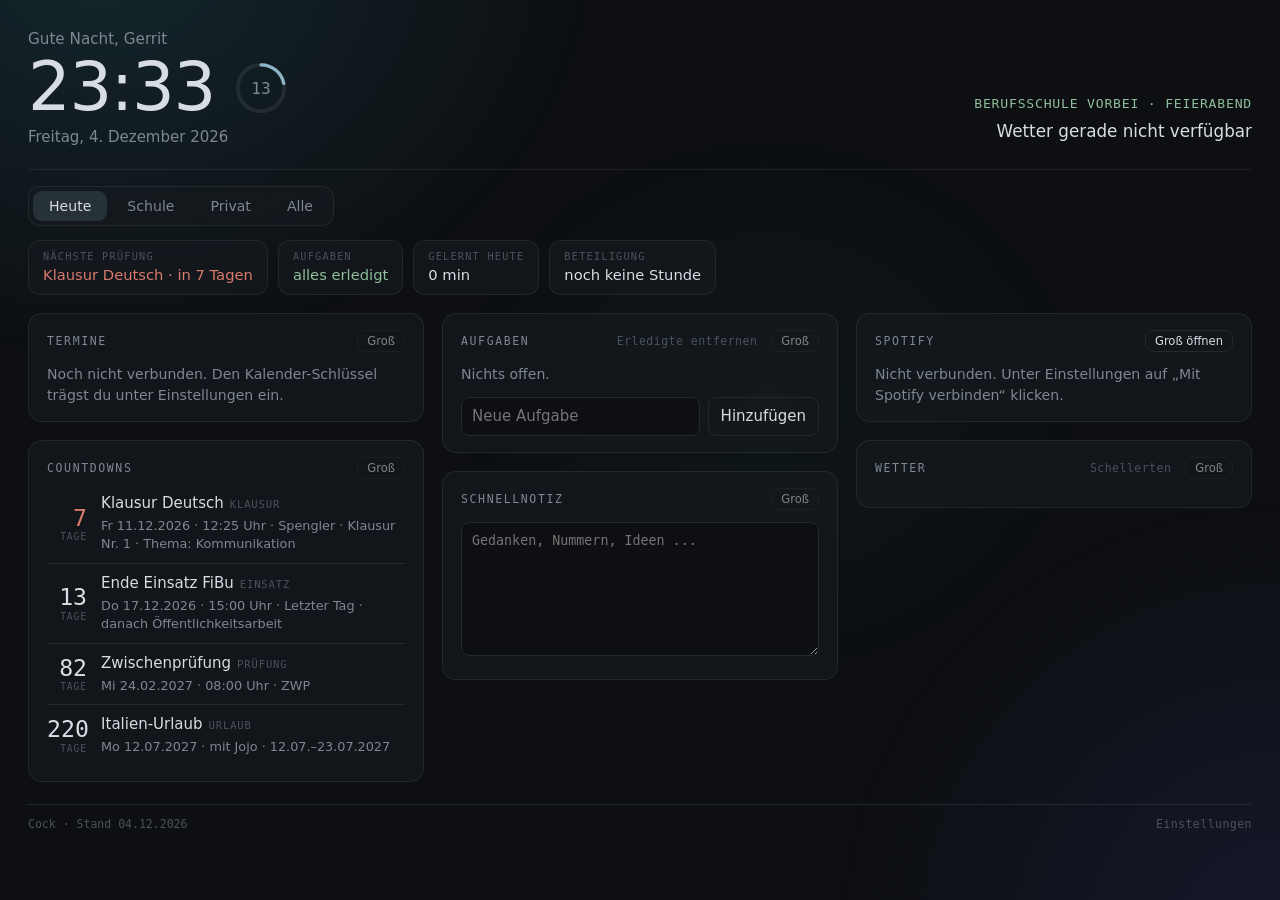
<file: index.html>
<!doctype html>
<html lang="de">
<head>
<meta charset="utf-8">
<meta name="viewport" content="width=device-width,initial-scale=1,viewport-fit=cover">
<title>Cock</title>
<meta name="theme-color" content="#0d0f12">
<meta name="apple-mobile-web-app-capable" content="yes">
<meta name="apple-mobile-web-app-title" content="Cock">
<meta name="apple-mobile-web-app-status-bar-style" content="black-translucent">
<link rel="manifest" href="manifest.webmanifest">
<link rel="icon" href="icon-192.png">
<link rel="apple-touch-icon" href="apple-touch-icon.png">
<link rel="stylesheet" href="style.css?v=16">
</head>
<body>
<main class="wrap">

  <header class="head">
    <div class="now">
      <p class="greet" id="greet">Guten Tag</p>
      <p class="clock" id="clock">--:--</p>
      <p class="date" id="date">--</p>
    </div>
    <div class="headside">
      <p class="status" id="status">--</p>
      <p class="wxnow" id="wxnow">Wetter wird geladen</p>
      <p class="drive" id="drive"></p>
    </div>
  </header>

  <nav class="tabs" id="tabs" role="tablist" aria-label="Bereiche">
    <button type="button" role="tab" data-tab="heute">Heute</button>
    <button type="button" role="tab" data-tab="schule">Schule</button>
    <button type="button" role="tab" data-tab="privat">Privat</button>
    <button type="button" role="tab" data-tab="alle">Alle</button>
  </nav>

  <div class="today" id="todayBar" aria-label="Heute auf einen Blick"></div>

  <div class="grid" id="grid">

    <div class="col">
      <section class="card" data-id="countdowns">
        <h2>Countdowns</h2>
        <ul class="cd" id="countdowns"></ul>
      </section>

      <section class="card" data-id="lernplan">
        <h2>Lernplan <span class="hint">Stunden aus dem Lern-Timer</span></h2>
        <ul class="plan" id="plan"></ul>
      </section>

      <section class="card" data-id="ausbildung">
        <h2>Ausbildung</h2>
        <dl class="kv">
          <dt>Einsatz</dt><dd id="deptName">--</dd>
          <dt>Fortschritt</dt><dd class="ringrow"><span id="deptRing"></span><span class="sub" id="deptMeta">--</span></dd>
          <dt>Danach</dt><dd id="deptNext">--</dd>
          <dt>Schule</dt><dd id="school">--</dd>
          <dt>Nächste Prüfung</dt><dd id="nextExam">--</dd>
        </dl>
      </section>

      <section class="card" data-id="noten">
        <h2>Noten <span class="hint" id="gradeGoal"></span></h2>
        <p class="savebig"><b id="gradeAvg">--</b> <span class="sub" id="gradeMeta">Noch keine Noten</span></p>
        <ul class="bysub" id="gradeBySub"></ul>
        <ul class="gradelist" id="gradeList"></ul>
        <form class="addrow" id="gradeForm">
          <input id="gradeSubject" type="text" list="subjectList" placeholder="Fach" autocomplete="off" aria-label="Fach">
          <input id="gradeValue" type="number" step="0.1" min="1" max="6" placeholder="Note" aria-label="Note" class="narrow">
          <button class="btn" type="submit">Eintragen</button>
        </form>
        <datalist id="subjectList"></datalist>
      </section>

      <section class="card" data-id="beteiligung">
        <h2>Beteiligung im Unterricht <span class="hint">Ziel: Einzelstunde 1 · Doppelstunde 3</span></h2>
        <div class="btsum">
          <span id="btRing"></span>
          <div><p class="btday" id="btDay">Heute</p><p class="btbig" id="btSum">--</p><p class="sub" id="btMeta"></p></div>
        </div>
        <ul class="btlist" id="btList"></ul>
        <form class="addrow" id="btForm">
          <input id="btFach" type="text" list="btSubjects" placeholder="Fach der Stunde" autocomplete="off" aria-label="Fach der Stunde">
          <select id="btLen" aria-label="Länge" class="btlen">
            <option value="1">Einzelstunde</option>
            <option value="2">Doppelstunde</option>
          </select>
          <button class="btn" type="submit">Stunde starten</button>
        </form>
        <datalist id="btSubjects"></datalist>
        <div class="stats">
          <div class="statline"><span>Verlauf (Stunden mit Ziel)</span></div>
          <div class="week" id="btBars"></div>
          <div class="statline"><span>Gesamt</span><b id="btTotal">--</b></div>
          <ul class="bysub" id="btBySub"></ul>
        </div>
      </section>
    </div>

    <div class="col">
      <section class="card" data-id="termine">
        <h2>Termine <span class="hint" id="calHint"></span></h2>
        <div id="calendar"></div>
      </section>

      <section class="card" data-id="aufgaben">
        <h2>Aufgaben <button class="link" id="clearDone" type="button">Erledigte entfernen</button></h2>
        <ul class="tasks" id="tasks"></ul>
        <form class="addrow" id="taskForm">
          <input id="taskInput" type="text" placeholder="Neue Aufgabe" autocomplete="off" aria-label="Neue Aufgabe">
          <button class="btn" type="submit">Hinzufügen</button>
        </form>
      </section>

      <section class="card" data-id="notiz">
        <h2>Schnellnotiz <span class="hint" id="noteHint"></span></h2>
        <textarea id="note" rows="6" placeholder="Gedanken, Nummern, Ideen ..." aria-label="Schnellnotiz"></textarea>
      </section>

      <section class="card" data-id="serien">
        <h2>Serien <span class="hint">nächste Folgen</span></h2>
        <ul class="series" id="series"></ul>
        <form class="addrow" id="seriesForm">
          <input id="seriesInput" type="text" placeholder="Serie hinzufügen" autocomplete="off" aria-label="Serie hinzufügen">
          <button class="btn" type="submit">Hinzufügen</button>
        </form>
      </section>

      <section class="card" data-id="mac">
        <h2>Mac-Nutzung <span class="hint" id="macHint"></span></h2>
        <div id="macStats"></div>
      </section>
    </div>

    <div class="col">
      <section class="card" data-id="spotify">
        <h2>Spotify <span class="hint"><span id="spHint"></span> <button class="btn small" id="spBig" type="button">Groß öffnen</button></span></h2>
        <div id="spotify"></div>
      </section>

      <section class="card" data-id="wetter">
        <h2>Wetter <span class="hint" id="wxPlace"></span></h2>
        <div class="wxdays" id="wxdays"></div>
      </section>

      <section class="card" data-id="timer">
        <h2>Lern-Timer</h2>
        <div class="timer">
          <p class="ttime" id="tTime">25:00</p>
          <p class="sub" id="tPhase">Bereit</p>
        </div>
        <div class="trow">
          <select id="tSubject" aria-label="Fach"></select>
          <select id="tLen" aria-label="Dauer">
            <option value="25">25 min</option>
            <option value="45">45 min</option>
            <option value="60">60 min</option>
            <option value="5">Pause 5 min</option>
            <option value="custom">Eigene Zeit</option>
          </select>
        </div>
        <div class="trow" id="tCustom" hidden>
          <input type="number" id="tMin" min="1" max="480" step="1" inputmode="numeric" placeholder="Minuten" aria-label="Eigene Dauer in Minuten">
          <select id="tKind" aria-label="Art">
            <option value="lern">Lernen</option>
            <option value="pause">Pause</option>
          </select>
        </div>
        <div class="trow">
          <button class="btn primary" id="tStart" type="button">Start</button>
          <button class="btn" id="tStop" type="button">Beenden</button>
        </div>
        <div class="stats">
          <div class="statline"><span>Heute</span><b id="sToday">0 min</b></div>
          <div class="statline"><span>Diese Woche</span><b id="sWeek">0 min</b></div>
          <div class="week" id="sBars"></div>
          <ul class="bysub" id="sBySub"></ul>
        </div>
        <button class="btn wide" id="logBtn" type="button">Lernzeit nachtragen</button>
        <form class="goalform" id="logForm" hidden>
          <div class="trow">
            <input id="logDate" type="date" aria-label="Datum">
            <input id="logMin" type="number" inputmode="numeric" min="1" max="720" step="1" placeholder="Minuten" aria-label="Minuten">
          </div>
          <select id="logSub" aria-label="Fach"></select>
          <button class="btn primary" type="submit">Eintragen</button>
          <ul class="gradelist" id="logList"></ul>
        </form>
      </section>

      <section class="card" data-id="sparziele">
        <h2>Sparziele <span class="hint" id="saveTitle"></span></h2>
        <ul class="goals" id="goals"></ul>
        <button class="btn wide" id="newGoalBtn" type="button">Neues Sparziel</button>
        <form class="goalform" id="goalForm" hidden>
          <input id="goalName" type="text" placeholder="Name, z. B. Neues Handy" autocomplete="off" aria-label="Name des Sparziels">
          <div class="trow">
            <input id="goalAmount" type="number" inputmode="decimal" step="0.01" min="1" placeholder="Zielbetrag in €" aria-label="Zielbetrag">
            <input id="goalDate" type="date" aria-label="Frist (optional)" title="Frist (optional)">
          </div>
          <button class="btn primary" type="submit">Anlegen</button>
        </form>
      </section>
    </div>

  </div>

  <footer class="foot">
    <span id="footInfo">Cock</span>
    <button class="link" id="openSettings" type="button">Einstellungen</button>
  </footer>
</main>

<div class="aurora" aria-hidden="true"><i></i><i></i><i></i></div>
<div class="growshade" id="growShade"></div>

<dialog id="spDialog" class="spdlg" aria-label="Spotify">
  <div class="spbig">
    <div class="spleft">
      <img id="bCover" alt="">
      <div class="btitle"><b id="bName">--</b><span id="bArtist"></span></div>
      <div class="bar big"><i id="bBar"></i></div>
      <div class="btime"><span id="bPos">0:00</span><span id="bDev"></span><span id="bDur">0:00</span></div>
      <div class="bctl">
        <button class="btn" id="bShuffle" type="button" aria-pressed="false">Zufall</button>
        <button class="btn" id="bPrev" type="button">Zurück</button>
        <button class="btn primary" id="bPlay" type="button">Abspielen</button>
        <button class="btn" id="bNext" type="button">Weiter</button>
      </div>
      <p class="sub" id="bMsg"></p>
    </div>
    <div class="spright">
      <div class="sphead">
        <button class="link" id="bBack" type="button" hidden>Zurück zu Playlists</button>
        <h2 id="bListTitle">Deine Playlists</h2>
        <button class="btn" id="bClose" type="button">Schließen</button>
      </div>
      <div class="trow bsort" id="bSortRow" hidden>
        <select id="bSort" aria-label="Sortierung">
          <option value="orig">Reihenfolge der Playlist</option>
          <option value="added">Zuletzt hinzugefügt</option>
          <option value="title">Titel A–Z</option>
          <option value="artist">Künstler A–Z</option>
        </select>
        <button class="btn primary" id="bPlayAll" type="button" hidden>Ganze Playlist abspielen</button>
      </div>
      <ul class="bl" id="bList"></ul>
    </div>
  </div>
</dialog>

<dialog id="settings">
  <form method="dialog" class="dlg">
    <h2>Einstellungen</h2>
    <label>Kalender-Schlüssel
      <input id="calKey" type="password" placeholder="Schlüssel einfügen" autocomplete="off">
    </label>
    <p class="sub">Wird nur auf diesem Mac gespeichert.</p>
    <label>Spotify-Verbindungscode
      <input id="spCode" type="password" placeholder="Code einfügen" autocomplete="off">
    </label>
    <p class="sub"><a href="spotify.html" target="_blank" rel="noopener" class="inlink">Mit Spotify verbinden</a> öffnet die Anmeldung. Den Code, der danach angezeigt wird, hier einfügen.</p>
    <h3>Sicherung</h3>
    <p class="sub">Aufgaben, Lernzeiten, Beteiligung und Sparstand liegen nur auf diesem Mac. Hier kannst du sie sichern oder wiederherstellen.</p>
    <div class="trow">
      <button class="btn" id="exportBtn" type="button">Sicherung herunterladen</button>
      <label class="btn filebtn">Sicherung laden<input id="importFile" type="file" accept="application/json" hidden></label>
    </div>
    <div class="trow end">
      <button class="btn" value="cancel">Schließen</button>
      <button class="btn primary" id="saveSettings" value="ok">Speichern</button>
    </div>
  </form>
</dialog>

<script src="app.js?v=21"></script>
<script src="features.js?v=21"></script>
<script src="beteiligung.js?v=2"></script>
<script src="layout.js?v=16"></script>
</body>
</html>
</file>
<file: style.css>
:root{
  color-scheme:dark;
  --bg:#0d0f12;
  --card:#14171b;
  --line:#23282f;
  --text:#d8dde3;
  --muted:#7e8792;
  --faint:#4a525c;
  --accent:#8db6c6;
  --warn:#d6a45e;
  --crit:#d97a6c;
  --ok:#8fbf9c;
  --sans:-apple-system,BlinkMacSystemFont,"SF Pro Text","Helvetica Neue",system-ui,sans-serif;
  --mono:"SF Mono",ui-monospace,Menlo,monospace;
}
*{box-sizing:border-box}
html,body{margin:0;background:var(--bg);color:var(--text)}
body{font:15px/1.45 var(--sans);-webkit-font-smoothing:antialiased}
p{margin:0}
button,input,select{font:inherit;color:inherit}

.wrap{max-width:1320px;margin:0 auto;padding:28px 28px 20px}

/* Kopf */
.head{display:flex;justify-content:space-between;align-items:flex-end;gap:24px;flex-wrap:wrap;
  padding-bottom:20px;margin-bottom:22px;border-bottom:1px solid var(--line)}
.greet{color:var(--muted);font-size:.95rem}
.clock{font:300 4.2rem/1 var(--sans);letter-spacing:-.02em;font-variant-numeric:tabular-nums;margin:4px 0 6px}
.date{color:var(--muted)}
.headside{text-align:right;display:grid;gap:6px}
.status{font-family:var(--mono);font-size:.82rem;letter-spacing:.06em;text-transform:uppercase;color:var(--accent)}
.status.free{color:var(--ok)}
.wxnow{color:var(--text);font-size:1.05rem}
.drive{color:var(--muted);font-size:.86rem}
.drive.warn{color:var(--warn)}

/* Raster */
.grid{display:grid;grid-template-columns:repeat(3,minmax(0,1fr));gap:18px;align-items:start}
.col{display:grid;gap:18px;min-width:0}
@media (max-width:1050px){.grid{grid-template-columns:repeat(2,minmax(0,1fr))}.col:last-child{grid-column:1/-1;grid-template-columns:repeat(auto-fit,minmax(280px,1fr))}}
@media (max-width:680px){.wrap{padding:20px 16px}.grid{grid-template-columns:1fr}.col:last-child{grid-template-columns:1fr}.clock{font-size:3.2rem}.headside{text-align:left}}

.card{background:var(--card);border:1px solid var(--line);border-radius:12px;padding:16px 18px;min-width:0}
.card h2{display:flex;justify-content:space-between;align-items:baseline;gap:10px;margin:0 0 12px;
  font:500 .72rem/1.2 var(--mono);letter-spacing:.14em;text-transform:uppercase;color:var(--muted)}
.hint{font:400 .72rem var(--mono);letter-spacing:.04em;text-transform:none;color:var(--faint)}
.sub{color:var(--muted);font-size:.84rem}

/* Countdowns */
.cd{list-style:none;margin:0;padding:0}
.cd li{display:grid;grid-template-columns:4.2ch minmax(0,1fr);gap:2px 14px;align-items:center;padding:9px 0;border-top:1px solid var(--line)}
.cd li:first-child{border-top:0;padding-top:2px}
.cd .n{grid-row:span 2;font:500 1.45rem/1 var(--mono);text-align:right;font-variant-numeric:tabular-nums;color:var(--text)}
.cd .n small{display:block;font-size:.6rem;letter-spacing:.1em;color:var(--faint);margin-top:3px}
.cd .t{font-weight:500;min-width:0;overflow-wrap:anywhere}
.cd .t em{font:normal .66rem var(--mono);letter-spacing:.08em;text-transform:uppercase;color:var(--faint);margin-left:6px}
.cd .m{color:var(--muted);font-size:.8rem;min-width:0;overflow-wrap:anywhere}
.cd li.hot .n{color:var(--warn)}
.cd li.crit .n{color:var(--crit)}

/* Schluessel-Wert */
.kv{display:grid;grid-template-columns:auto minmax(0,1fr);gap:9px 16px;margin:0}
.kv dt{color:var(--muted);font-size:.84rem}
.kv dd{margin:0;min-width:0;overflow-wrap:anywhere}

.bar{height:6px;border-radius:3px;background:var(--line);overflow:hidden;margin:6px 0 5px}
.bar i{display:block;height:100%;width:0;background:var(--accent);border-radius:3px;transition:width .6s ease}

/* Kalender */
.calday{font:500 .7rem var(--mono);letter-spacing:.1em;text-transform:uppercase;color:var(--faint);margin:12px 0 4px}
.calday:first-child{margin-top:0}
.ev{display:grid;grid-template-columns:5.4ch minmax(0,1fr);gap:12px;padding:4px 0}
.ev time{font:.84rem var(--mono);color:var(--accent);font-variant-numeric:tabular-nums}
.ev span{min-width:0;overflow-wrap:anywhere}
.ev.past{opacity:.45}
.ev.bday time{color:var(--warn)}
.empty{color:var(--muted);font-size:.88rem}

/* Aufgaben */
.tasks{list-style:none;margin:0;padding:0}
.task{display:grid;grid-template-columns:auto minmax(0,1fr) auto;gap:10px;align-items:center;padding:6px 0;border-top:1px solid var(--line)}
.task:first-child{border-top:0}
.task input{appearance:none;width:17px;height:17px;border:1.5px solid var(--faint);border-radius:5px;margin:0;cursor:pointer;display:grid;place-items:center}
.task input:checked{background:var(--accent);border-color:var(--accent)}
.task input:checked::after{content:"";width:5px;height:9px;border:solid var(--bg);border-width:0 2px 2px 0;transform:rotate(45deg) translate(-1px,-1px)}
.task label{cursor:pointer;overflow-wrap:anywhere}
.task.done label{color:var(--faint);text-decoration:line-through}
.task .x{background:none;border:0;color:var(--faint);cursor:pointer;padding:2px 6px;font-size:1.1rem;line-height:1}
.task .x:hover{color:var(--crit)}

.addrow{display:flex;gap:8px;margin-top:12px;flex-wrap:wrap}
.addrow input{flex:1 1 120px;min-width:0}
textarea{width:100%;resize:vertical;min-height:110px;line-height:1.45}
input[type=text],input[type=number],input[type=url],input[type=password],select,textarea{background:var(--bg);border:1px solid var(--line);border-radius:8px;padding:8px 10px;outline:none}
input:focus,select:focus{border-color:var(--accent)}
.btn{background:transparent;border:1px solid var(--line);border-radius:8px;padding:8px 12px;cursor:pointer;color:var(--text)}
.btn:hover{border-color:var(--faint)}
.btn.primary{background:var(--accent);border-color:var(--accent);color:var(--bg);font-weight:600}
.btn.primary:hover{filter:brightness(1.08)}
.btn:focus-visible,.link:focus-visible{outline:2px solid var(--accent);outline-offset:2px}
.link{background:none;border:0;padding:0;color:var(--faint);cursor:pointer;font:.72rem var(--mono);letter-spacing:.04em;text-transform:none}
.link:hover{color:var(--muted)}

/* Wetter */
.wxdays{display:grid;grid-template-columns:repeat(5,minmax(0,1fr));gap:6px;text-align:center}
.wxd{display:grid;gap:3px;min-width:0}
.wxd b{font:500 .7rem var(--mono);letter-spacing:.08em;color:var(--muted)}
.wxd .c{font-size:.74rem;color:var(--muted);min-height:2.2em;line-height:1.1;overflow-wrap:anywhere}
.wxd .hi{font:1rem var(--mono)}
.wxd .lo{font:.8rem var(--mono);color:var(--faint)}
.wxd .r{font:.72rem var(--mono);color:var(--accent)}
.wxd.wet .r{color:var(--warn)}

/* Timer */
.timer{text-align:center;padding:4px 0 12px}
.ttime{font:300 3rem/1 var(--mono);font-variant-numeric:tabular-nums}
.ttime.brk{color:var(--ok)}
.trow{display:flex;gap:8px;margin-top:8px}
.trow > *{flex:1;min-width:0}
.trow[hidden]{display:none}
.trow.end{justify-content:flex-end}
.trow.end > *{flex:0 0 auto}
.stats{margin-top:14px;padding-top:12px;border-top:1px solid var(--line);display:grid;gap:6px}
.statline{display:flex;justify-content:space-between;font-size:.88rem;color:var(--muted)}
.statline b{font:500 .88rem var(--mono);color:var(--text)}
.week{display:grid;grid-template-columns:repeat(7,1fr);gap:6px;align-items:end;height:64px;margin-top:6px}
.week div{display:grid;grid-template-rows:1fr auto;gap:4px;height:100%;text-align:center}
.week i{align-self:end;display:block;background:var(--line);border-radius:3px;min-height:2px}
.week i.on{background:var(--accent)}
.week span{font:.62rem var(--mono);color:var(--faint)}
.bysub{list-style:none;margin:6px 0 0;padding:0;display:grid;gap:3px}
.bysub li{display:flex;justify-content:space-between;font-size:.82rem;color:var(--muted)}
.bysub li b{font:400 .82rem var(--mono);color:var(--text)}

/* Sparziel */
.savebig b{font:400 1.8rem var(--mono)}

/* Fuss */
.foot{display:flex;justify-content:space-between;margin-top:22px;padding-top:12px;border-top:1px solid var(--line);font:.72rem var(--mono);color:var(--faint)}

/* Dialog */
dialog{background:var(--card);color:var(--text);border:1px solid var(--line);border-radius:14px;padding:0;width:min(460px,calc(100vw - 32px))}
dialog::backdrop{background:rgba(0,0,0,.55)}
.dlg{padding:20px;display:grid;gap:10px}
.dlg h2{margin:0;font:500 .8rem var(--mono);letter-spacing:.14em;text-transform:uppercase;color:var(--muted)}
.dlg h3{margin:10px 0 0;font:500 .72rem var(--mono);letter-spacing:.12em;text-transform:uppercase;color:var(--muted)}
.dlg label{display:grid;gap:6px;font-size:.88rem}
.filebtn{display:flex;align-items:center;justify-content:center;text-align:center}

@media (prefers-reduced-motion:reduce){.bar i{transition:none}}

/* Uhr-Sekunden */
.clock .sec{font-size:.42em;color:var(--faint);margin-left:.18em;letter-spacing:0}

/* Lernplan und Sparziele */
.plan,.goals{list-style:none;margin:0;padding:0;display:grid;gap:14px}
.pt{display:flex;justify-content:space-between;align-items:baseline;gap:10px}
.pn{font-weight:500;min-width:0;overflow-wrap:anywhere}
.pv{font:.82rem var(--mono);color:var(--muted);white-space:nowrap}
.pt .x{background:none;border:0;color:var(--faint);cursor:pointer;padding:0 0 0 4px;font-size:1rem}
.pt .x:hover,.pt .x[data-sure]{color:var(--crit);font-size:.8rem}
.pm{display:flex;justify-content:space-between;align-items:center;gap:10px;flex-wrap:wrap}
.ps{color:var(--muted);font-size:.8rem}
.plan li.behind .ps{color:var(--warn)}
.plan li.behind .bar i{background:var(--warn)}
.pg{display:flex;align-items:center;gap:4px;font-size:.78rem;color:var(--faint)}
.pg input{width:4.2em;padding:3px 6px;font-size:.8rem}
.goal .addrow{margin-top:8px}
.btn.wide{width:100%;margin-top:14px}
.goalform{display:grid;gap:8px;margin-top:10px}
.goalform .trow{margin:0}
input[type=date]{background:var(--bg);border:1px solid var(--line);border-radius:8px;padding:7px 10px;color-scheme:dark;min-width:0}

/* Noten */
.savebig b.good{color:var(--ok)}
.savebig b.bad{color:var(--warn)}
.gradelist{list-style:none;margin:10px 0 0;padding:8px 0 0;border-top:1px solid var(--line);display:grid;gap:2px}
#logList:empty{display:none}
.gradelist li{display:grid;grid-template-columns:minmax(0,1fr) auto auto;gap:10px;align-items:center;font-size:.82rem;color:var(--muted)}
.gradelist b{font:400 .85rem var(--mono);color:var(--text)}
.gradelist .x,.series .x{background:none;border:0;color:var(--faint);cursor:pointer;padding:0 4px}
.gradelist .x:hover,.series .x:hover{color:var(--crit)}
.narrow{flex:0 0 5.5em !important;width:5.5em}

/* Serien */
.series{list-style:none;margin:0;padding:0}
.series li{display:grid;grid-template-columns:minmax(0,1fr) auto auto;gap:10px;align-items:center;padding:7px 0;border-top:1px solid var(--line)}
.series li:first-child{border-top:0;padding-top:0}
.series .sn{display:block;font-weight:500}
.series .sm{display:block;font-size:.78rem;color:var(--muted);overflow-wrap:anywhere}
.series .sd{font:.8rem var(--mono);color:var(--accent);white-space:nowrap}
.series li.soon .sd{color:var(--warn)}
.series li.quiet .sd{color:var(--faint)}

/* Spotify */
.spnow{display:grid;grid-template-columns:auto minmax(0,1fr);gap:14px;align-items:center}
.spnow img{width:64px;height:64px;border-radius:6px;object-fit:cover;display:block}
.spnow .empty{grid-column:1/-1}
.spt{min-width:0}
.spt b{display:block;font-weight:500;white-space:nowrap;overflow:hidden;text-overflow:ellipsis}
.spt > span{display:block;color:var(--muted);font-size:.84rem;white-space:nowrap;overflow:hidden;text-overflow:ellipsis}
.spt .sptime{font:.72rem var(--mono);color:var(--faint)}
.spctl{margin-top:12px}
.spmore{display:grid;grid-template-columns:1fr 1fr;gap:12px;margin-top:12px;padding-top:10px;border-top:1px solid var(--line)}
.splist{margin:0;padding:0 0 0 1.1em;font-size:.8rem;color:var(--muted);display:grid;gap:2px}
.splist.rec{list-style:none;padding:0}
.splist li{overflow:hidden;text-overflow:ellipsis;white-space:nowrap}
.inlink{color:var(--accent)}
.goalform[hidden]{display:none}
.goalform > *, .goalform .trow > *{min-width:0;width:100%}

/* Spotify gross */
.spdlg{width:min(1180px,calc(100vw - 32px));height:min(760px,calc(100vh - 32px));max-width:none;max-height:none}
.spbig{display:grid;grid-template-columns:minmax(0,1fr) minmax(0,1.1fr);height:100%}
.spleft{padding:32px;display:flex;flex-direction:column;justify-content:center;gap:14px;border-right:1px solid var(--line);min-width:0}
.spleft img{width:100%;max-width:380px;aspect-ratio:1;object-fit:cover;border-radius:10px;align-self:center;background:var(--bg)}
.spleft img:not([src]){visibility:hidden}
.btitle b{display:block;font-size:1.35rem;font-weight:600;overflow-wrap:anywhere}
.btitle span{display:block;color:var(--muted)}
.bar.big{height:6px}
.bar.big i{transition:none}
.btime{display:flex;justify-content:space-between;font:.78rem var(--mono);color:var(--faint);gap:10px}
.bctl{display:grid;grid-template-columns:repeat(4,minmax(0,1fr));gap:8px}
.btn[aria-pressed="true"]{border-color:var(--accent);color:var(--accent)}
.spright{display:flex;flex-direction:column;min-height:0;min-width:0;padding:20px 20px 0}
.sphead{display:flex;align-items:center;gap:12px;margin-bottom:12px}
.sphead h2{flex:1;margin:0;font:500 .8rem var(--mono);letter-spacing:.12em;text-transform:uppercase;color:var(--muted);min-width:0;overflow:hidden;text-overflow:ellipsis;white-space:nowrap}
.spright .btn.wide{margin:0 0 10px}
.bl{list-style:none;margin:0;padding:0 0 20px;overflow:auto;flex:1;min-height:0}
.bpl,.btr{display:grid;align-items:center;gap:12px;padding:7px 8px;border-radius:8px;cursor:pointer}
.bpl{grid-template-columns:44px minmax(0,1fr)}
.bpl img{width:44px;height:44px;border-radius:4px;object-fit:cover}
.btr{grid-template-columns:2.2em minmax(0,1fr) auto}
.bpl:hover,.btr:hover,.bpl:focus-visible,.btr:focus-visible{background:var(--bg);outline:none}
.bpl b,.btr b{display:block;font-weight:500;white-space:nowrap;overflow:hidden;text-overflow:ellipsis}
.bpl div span,.btr div span{display:block;font-size:.8rem;color:var(--muted);white-space:nowrap;overflow:hidden;text-overflow:ellipsis}
.bn,.bd{font:.78rem var(--mono);color:var(--faint);text-align:right}
.btr.now b{color:var(--accent)}
@media (max-width:820px){.spbig{grid-template-columns:1fr;overflow:auto}.spleft{border-right:0;border-bottom:1px solid var(--line)}.spleft img{max-width:220px}}
a.btn{display:inline-block;text-decoration:none}
.btn.small{padding:3px 9px;font:500 .72rem var(--sans);letter-spacing:0;text-transform:none;color:var(--text);margin-left:6px}
.spnow{cursor:pointer}
.bsort{margin:0 0 10px}
.btr.local{opacity:.45;cursor:default}

/* Kacheln gross */
.card h2 .tools{display:flex;align-items:baseline;gap:8px;flex-wrap:wrap;justify-content:flex-end}
.growbtn{opacity:.55}
.card:hover .growbtn,.growbtn:focus-visible,.card.expanded .growbtn{opacity:1}
.growshade{display:none}
body.has-expanded .growshade{display:block;position:fixed;inset:0;background:rgba(0,0,0,.6);z-index:40}
body.has-expanded{overflow:hidden}
.card.expanded{position:fixed;z-index:50;inset:32px;margin:auto;width:min(980px,calc(100vw - 64px));height:fit-content;max-height:calc(100vh - 64px);overflow:auto;padding:26px 30px;box-shadow:0 20px 60px rgba(0,0,0,.5)}
.card.expanded > *:not(h2){zoom:1.25}
.card.expanded h2{font-size:.8rem}
@media (max-width:680px){.card.expanded{inset:12px;width:auto;padding:18px}.card.expanded > *:not(h2){zoom:1.1}}

/* Mac-Nutzung */
.macsum b{font-size:1rem}
.macapps{list-style:none;margin:10px 0 4px;padding:0;display:grid;gap:7px}
.macapps li{display:grid;grid-template-columns:minmax(0,1fr) auto;gap:2px 10px;font-size:.86rem}
.macapps .an{overflow:hidden;text-overflow:ellipsis;white-space:nowrap}
.macapps .ad{font:.8rem var(--mono);color:var(--muted)}
.macapps .bar{grid-column:1/-1;margin:0;height:4px}

/* ===== Look: Lichtverlauf, Glas, Tabs, Heute-Leiste, Ringe ===== */
:root{--glass:rgba(22,26,31,.72);--glass-line:rgba(255,255,255,.07)}
body{background:transparent}
/* Hintergrund: statische, weiche Farbflaechen (keine Animation, kein Blur-Filter = kaum Last) */
.aurora{position:fixed;inset:0;z-index:-1;pointer-events:none;
  background:
    radial-gradient(55vmax 45vmax at 8% -5%, rgba(47,125,143,.22), transparent 70%),
    radial-gradient(50vmax 50vmax at 100% 105%, rgba(59,63,143,.20), transparent 70%),
    radial-gradient(35vmax 30vmax at 60% 45%, rgba(31,93,79,.10), transparent 70%)}
.aurora i{display:none}
.card{background:var(--glass);border-color:var(--glass-line);border-radius:14px}
.card.expanded{background:rgba(22,26,31,.92)}
.head{border-bottom-color:var(--glass-line)}

/* Uhr mit Sekunden-Ring */
.clock{display:flex;align-items:center;gap:14px}
.secring{display:inline-flex}
.ring{display:block;flex:none}
.ring .rt{fill:none;stroke:rgba(255,255,255,.08);stroke-width:7}
.ring .rv{fill:none;stroke:var(--accent);stroke-width:7;stroke-linecap:round;transition:stroke-dasharray .6s ease}
.ring text{fill:var(--text);font:500 22px var(--mono)}
.ring.sec .rv{transition:none;stroke-width:6}
.ring.sec text{fill:var(--muted);font-size:30px}
.ring.warn .rv{stroke:var(--warn)}
.ring.done .rv{stroke:var(--ok)}

/* Tabs */
.tabs{display:flex;gap:4px;margin:-6px 0 14px;padding:4px;background:var(--glass);border:1px solid var(--glass-line);border-radius:12px;width:fit-content}
.tabs button{background:none;border:0;color:var(--muted);font:500 .88rem var(--sans);padding:7px 16px;border-radius:9px;cursor:pointer}
.tabs button:hover{color:var(--text)}
.tabs button.on{background:rgba(141,182,198,.16);color:var(--text)}
.tabs button:focus-visible{outline:2px solid var(--accent);outline-offset:1px}

/* Heute-Leiste */
.today{display:flex;gap:10px;flex-wrap:wrap;margin-bottom:18px}
.today:empty{display:none}
.chip{display:grid;gap:2px;text-align:left;background:var(--glass);border:1px solid var(--glass-line);border-radius:12px;padding:9px 14px;color:var(--text);cursor:pointer;max-width:340px;min-width:0}
.chip:hover{border-color:rgba(255,255,255,.16)}
.chip span{font:500 .64rem var(--mono);letter-spacing:.12em;text-transform:uppercase;color:var(--faint)}
.chip b{font-weight:500;font-size:.92rem;white-space:nowrap;overflow:hidden;text-overflow:ellipsis}
.chip.hot b{color:var(--warn)}
.chip.crit b{color:var(--crit)}
.chip.ok b{color:var(--ok)}
.chip.music b{color:var(--accent)}

/* Ringe in Ausbildung, Lernplan, Sparziele */
.ringrow{display:flex;align-items:center;gap:12px}
.plan li,.goal{display:grid;grid-template-columns:auto minmax(0,1fr);gap:4px 14px;align-items:center}
.gbody{min-width:0}
.goal form{grid-column:1/-1}
.plan li .bar,.goal .bar{display:none}
@media (max-width:680px){.tabs{width:100%}.tabs button{flex:1;padding:7px 6px}.clock .ring{width:40px;height:40px}}

/* Beteiligung im Unterricht */
.btsum{display:flex;align-items:center;gap:14px;margin-bottom:10px}
.btday{font:500 .7rem var(--mono);letter-spacing:.1em;text-transform:uppercase;color:var(--faint);margin:0}
.btbig{font:400 1.5rem/1.2 var(--mono);margin:2px 0}
.btsum p{margin:0}
.btlist{list-style:none;margin:0;padding:0}
.btrow{display:grid;grid-template-columns:minmax(0,1fr) auto;grid-template-areas:"name dots" "ctl ctl";gap:6px 10px;align-items:center;padding:9px 0;border-top:1px solid var(--line)}
.btrow:first-child{border-top:0}
.btname{grid-area:name;min-width:0}
.btname b{display:block;font-weight:500;overflow-wrap:anywhere}
.btname span{font-size:.78rem;color:var(--warn)}
.btrow.done .btname span{color:var(--ok)}
.btdots{grid-area:dots;display:flex;gap:5px}
.btdots i{width:11px;height:11px;border-radius:50%;border:1.5px solid var(--faint)}
.btdots i.on{background:var(--accent);border-color:var(--accent)}
.btrow.done .btdots i.on{background:var(--ok);border-color:var(--ok)}
.btdots i.extra{opacity:.6}
.btctl{grid-area:ctl;display:flex;align-items:center;gap:8px}
.btctl .btn.small{margin:0;padding:6px 12px;font-size:.85rem}
.btctl .btn.primary{flex:1}
.btctl output{font:.85rem var(--mono);color:var(--muted);min-width:3.6em;text-align:center}
.btctl .x{background:none;border:0;color:var(--faint);cursor:pointer;padding:2px 6px;font-size:1rem}
.btctl .x:hover,.btctl .x[data-sure]{color:var(--crit);font-size:.8rem}
.btlen{flex:0 0 auto}
.week i.full{background:var(--ok)}
.bysub li b.good{color:var(--ok)}
.bysub li b.bad{color:var(--warn)}
</file>
